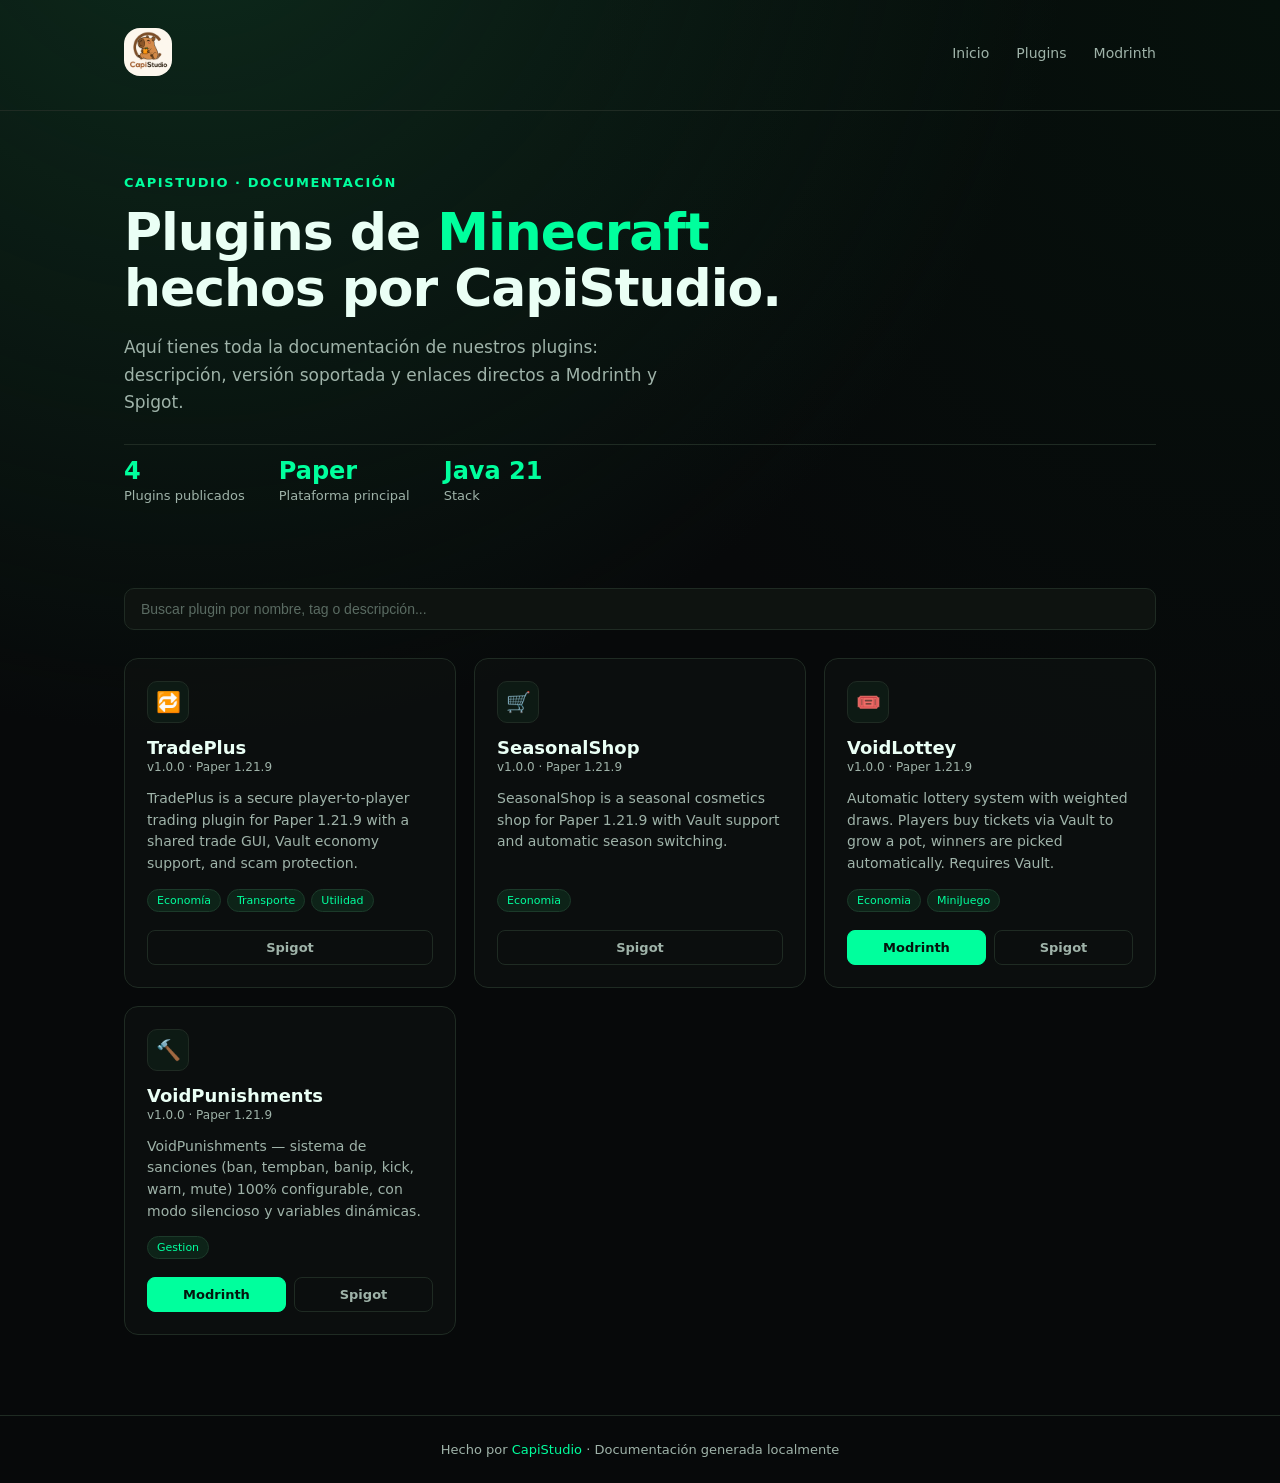
<file: docs.html>
<!DOCTYPE html>
<html lang="es">
<head>
<meta charset="UTF-8">
<meta name="viewport" content="width=device-width, initial-scale=1.0">
<link rel="icon" href="assets/favicon.png" type="image/x-icon">
<title>CapiStudio · Docs</title>
<link rel="stylesheet" href="css/styledocs.css">
</head>
<body>

  <header>
    <div class="wrap"> 
      <img src="assets/logosuperior.png" alt="CapiStudio" class="logosuperior">
      <nav> 
        <a href="index.html">Inicio</a>
        <a href="#plugins">Plugins</a>
        <a href="https://modrinth.com/organization/capistudio" target="_blank" rel="noopener">Modrinth</a>
      </nav>
    </div>
  </header>

  <main class="wrap">
    <section class="hero">
      <div class="eyebrow">CapiStudio · Documentación</div>
      <h1>Plugins de <span>Minecraft</span><br>hechos por CapiStudio.</h1>
      <p>Aquí tienes toda la documentación de nuestros plugins: descripción, versión soportada y enlaces directos a Modrinth y Spigot.</p>
      <div class="hero-stats">
        <div><strong id="statCount">0</strong><span>Plugins publicados</span></div>
        <div><strong>Paper</strong><span>Plataforma principal</span></div>
        <div><strong>Java 21</strong><span>Stack</span></div>
      </div>
    </section>

    <section id="plugins">
      <div class="controls">
        <input type="text" id="search" placeholder="Buscar plugin por nombre, tag o descripción...">
      </div>

      <div class="grid" id="grid"></div>
      <div class="empty" id="empty">No se ha encontrado ningún plugin con ese filtro.</div>
    </section>
  </main>

  <footer>
    Hecho por <a href="https://modrinth.com/organization/capistudio" target="_blank" rel="noopener">CapiStudio</a> · Documentación generada localmente
  </footer>

  <script src="js/datadocs.js"></script>
  <script src="js/appdocs.js"></script>
</body>
</html>
</file>
<file: css/styledocs.css>
:root {
  --bg: #07090a;
  --bg-soft: #0e1310;
  --card: #10151280;
  --border: #1f2b23;
  --green: #00ff9d;
  --green-dim: #00b368;
  --text: #eafff5;
  --text-dim: #9fb3a9;
  --radius: 14px;
}

* { box-sizing: border-box; }

html, body {
  margin: 0;
  padding: 0;
  background: var(--bg);
  color: var(--text);
  font-family: "Segoe UI", "Inter", system-ui, sans-serif;
  scroll-behavior: smooth;
}

body {
  background-image:
    radial-gradient(circle at 15% -10%, #0d2b1c 0%, transparent 45%),
    radial-gradient(circle at 100% 0%, #06110c 0%, transparent 40%);
}

a { color: inherit; }

.wrap {
  max-width: 1080px;
  margin: 0 auto;
  padding: 0 24px;
}

/* Header */
header {
  padding: 28px 0 10px;
  border-bottom: 1px solid var(--border);
}

header .wrap {
  display: flex;
  align-items: center;
  justify-content: space-between;
  flex-wrap: wrap;
  gap: 12px;
  padding-bottom: 24px;
}

header img { height: 34px; display: block; }

nav a {
  text-decoration: none;
  color: var(--text-dim);
  font-size: 14px;
  margin-left: 22px;
  transition: color .15s ease;
}
nav a:hover { color: var(--green); }

/* Hero */
.hero {
  padding: 64px 0 48px;
}

.hero .eyebrow {
  color: var(--green);
  font-size: 13px;
  letter-spacing: .12em;
  text-transform: uppercase;
  font-weight: 600;
  margin-bottom: 14px;
}

.hero h1 {
  font-size: clamp(32px, 5vw, 52px);
  line-height: 1.08;
  margin: 0 0 18px;
  font-weight: 800;
  letter-spacing: -0.02em;
}

.hero h1 span { color: var(--green); }

.hero p {
  color: var(--text-dim);
  font-size: 17px;
  max-width: 560px;
  line-height: 1.6;
  margin: 0 0 28px;
}

.hero-stats {
  display: flex;
  gap: 34px;
  padding-top: 12px;
  border-top: 1px solid var(--border);
  margin-top: 8px;
}

.hero-stats div strong {
  display: block;
  font-size: 24px;
  color: var(--green);
}

.hero-stats div span {
  font-size: 13px;
  color: var(--text-dim);
}

/* Search / filter bar */
.controls {
  display: flex;
  gap: 12px;
  margin: 36px 0 28px;
  flex-wrap: wrap;
}

.controls input {
  flex: 1;
  min-width: 220px;
  background: var(--bg-soft);
  border: 1px solid var(--border);
  color: var(--text);
  padding: 12px 16px;
  border-radius: 10px;
  font-size: 14px;
  outline: none;
}
.controls input:focus { border-color: var(--green-dim); }
.controls input::placeholder { color: #5a6b62; }

/* Plugin grid */
.grid {
  display: grid;
  grid-template-columns: repeat(auto-fill, minmax(280px, 1fr));
  gap: 18px;
  padding-bottom: 80px;
}

.card {
  background: var(--card);
  border: 1px solid var(--border);
  border-radius: var(--radius);
  padding: 22px;
  display: flex;
  flex-direction: column;
  gap: 14px;
  transition: border-color .15s ease, transform .15s ease;
}

.card:hover {
  border-color: var(--green-dim);
  transform: translateY(-2px);
}

.card-top {
  display: flex;
  align-items: flex-start;
  justify-content: space-between;
  gap: 10px;
}

.card-icon {
  width: 42px;
  height: 42px;
  border-radius: 10px;
  background: #0d1a14;
  border: 1px solid var(--border);
  display: flex;
  align-items: center;
  justify-content: center;
  font-size: 20px;
  flex-shrink: 0;
}

.card h3 {
  margin: 0;
  font-size: 18px;
  font-weight: 700;
}

.card .meta {
  font-size: 12px;
  color: var(--text-dim);
  margin-top: 2px;
}

.card p.desc {
  color: var(--text-dim);
  font-size: 14px;
  line-height: 1.55;
  margin: 0;
  flex-grow: 1;
}

.tags {
  display: flex;
  flex-wrap: wrap;
  gap: 6px;
}

.tag {
  font-size: 11px;
  color: var(--green);
  background: #0d2318;
  border: 1px solid #1c3a2a;
  padding: 4px 9px;
  border-radius: 999px;
}

.card-links {
  display: flex;
  gap: 8px;
  margin-top: 4px;
}

.card-links a {
  flex: 1;
  text-align: center;
  text-decoration: none;
  font-size: 13px;
  font-weight: 600;
  padding: 9px 10px;
  border-radius: 8px;
  border: 1px solid var(--border);
  color: var(--text-dim);
  transition: all .15s ease;
}

.card-links a.primary {
  background: var(--green);
  color: #04140d;
  border-color: var(--green);
}
.card-links a.primary:hover { background: var(--green-dim); }
.card-links a:not(.primary):hover { border-color: var(--green-dim); color: var(--green); }

.empty {
  text-align: center;
  color: var(--text-dim);
  padding: 60px 0;
  display: none;
}

footer {
  border-top: 1px solid var(--border);
  padding: 26px 0;
  color: var(--text-dim);
  font-size: 13px;
  text-align: center;
}

footer a { color: var(--green); text-decoration: none; }

.wrap .logosuperior {
  border-radius: 1rem;
  height: 3rem;
  display: block;
}
</file>
